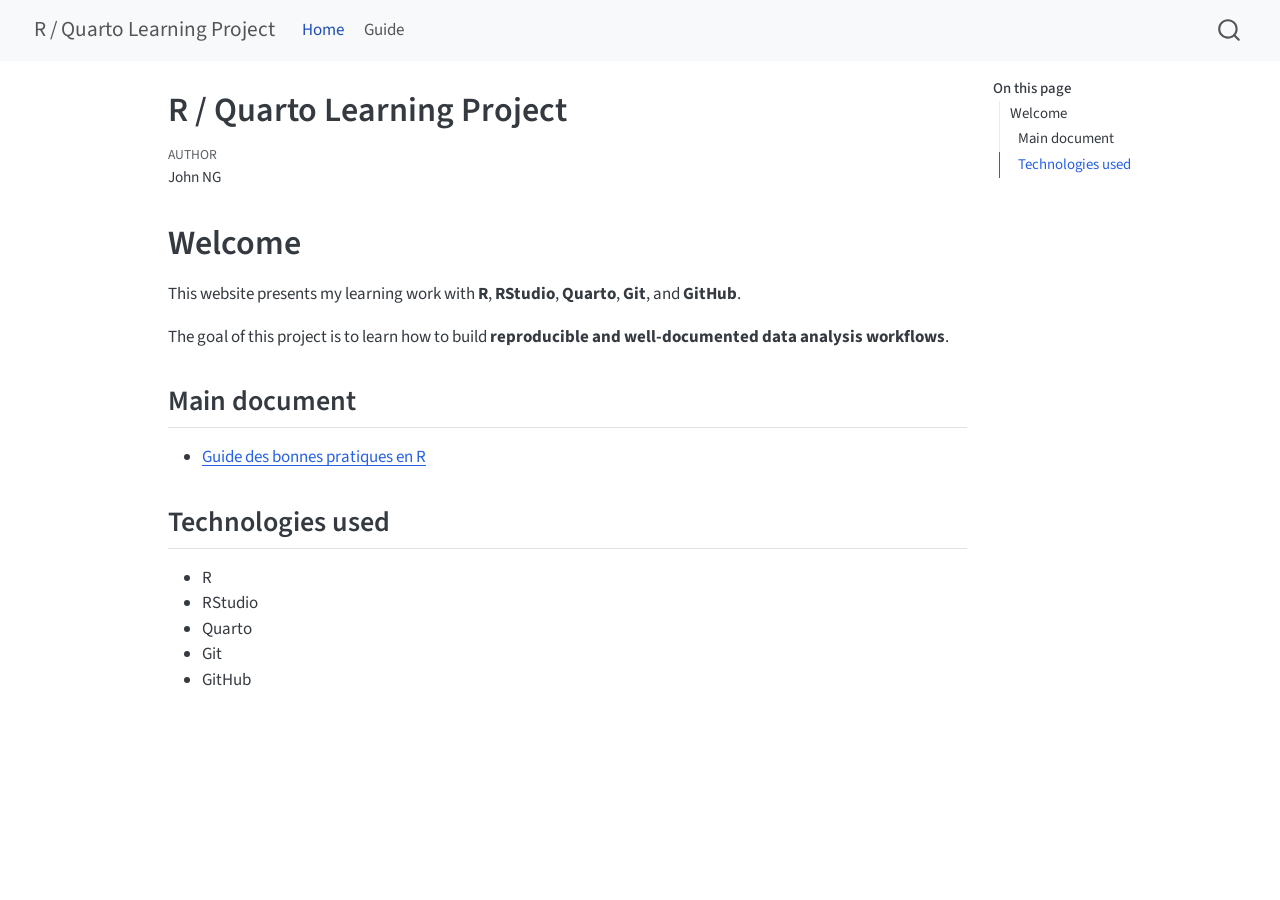
<file: docs/index.html>
<!DOCTYPE html>
<html xmlns="http://www.w3.org/1999/xhtml" lang="en" xml:lang="en"><head>

<meta charset="utf-8">
<meta name="generator" content="quarto-1.8.25">

<meta name="viewport" content="width=device-width, initial-scale=1.0, user-scalable=yes">

<meta name="author" content="John NG">

<title>R / Quarto Learning Project</title>
<style>
code{white-space: pre-wrap;}
span.smallcaps{font-variant: small-caps;}
div.columns{display: flex; gap: min(4vw, 1.5em);}
div.column{flex: auto; overflow-x: auto;}
div.hanging-indent{margin-left: 1.5em; text-indent: -1.5em;}
ul.task-list{list-style: none;}
ul.task-list li input[type="checkbox"] {
  width: 0.8em;
  margin: 0 0.8em 0.2em -1em; /* quarto-specific, see https://github.com/quarto-dev/quarto-cli/issues/4556 */ 
  vertical-align: middle;
}
</style>


<script src="site_libs/quarto-nav/quarto-nav.js"></script>
<script src="site_libs/quarto-nav/headroom.min.js"></script>
<script src="site_libs/clipboard/clipboard.min.js"></script>
<script src="site_libs/quarto-search/autocomplete.umd.js"></script>
<script src="site_libs/quarto-search/fuse.min.js"></script>
<script src="site_libs/quarto-search/quarto-search.js"></script>
<meta name="quarto:offset" content="./">
<script src="site_libs/quarto-html/quarto.js" type="module"></script>
<script src="site_libs/quarto-html/tabsets/tabsets.js" type="module"></script>
<script src="site_libs/quarto-html/axe/axe-check.js" type="module"></script>
<script src="site_libs/quarto-html/popper.min.js"></script>
<script src="site_libs/quarto-html/tippy.umd.min.js"></script>
<script src="site_libs/quarto-html/anchor.min.js"></script>
<link href="site_libs/quarto-html/tippy.css" rel="stylesheet">
<link href="site_libs/quarto-html/quarto-syntax-highlighting-7b89279ff1a6dce999919e0e67d4d9ec.css" rel="stylesheet" id="quarto-text-highlighting-styles">
<script src="site_libs/bootstrap/bootstrap.min.js"></script>
<link href="site_libs/bootstrap/bootstrap-icons.css" rel="stylesheet">
<link href="site_libs/bootstrap/bootstrap-2bd23948bbc3d66bacfb5e9057cff1db.min.css" rel="stylesheet" append-hash="true" id="quarto-bootstrap" data-mode="light">
<script id="quarto-search-options" type="application/json">{
  "location": "navbar",
  "copy-button": false,
  "collapse-after": 3,
  "panel-placement": "end",
  "type": "overlay",
  "limit": 50,
  "keyboard-shortcut": [
    "f",
    "/",
    "s"
  ],
  "show-item-context": false,
  "language": {
    "search-no-results-text": "No results",
    "search-matching-documents-text": "matching documents",
    "search-copy-link-title": "Copy link to search",
    "search-hide-matches-text": "Hide additional matches",
    "search-more-match-text": "more match in this document",
    "search-more-matches-text": "more matches in this document",
    "search-clear-button-title": "Clear",
    "search-text-placeholder": "",
    "search-detached-cancel-button-title": "Cancel",
    "search-submit-button-title": "Submit",
    "search-label": "Search"
  }
}</script>


</head>

<body class="nav-fixed quarto-light">

<div id="quarto-search-results"></div>
  <header id="quarto-header" class="headroom fixed-top">
    <nav class="navbar navbar-expand-lg " data-bs-theme="dark">
      <div class="navbar-container container-fluid">
      <div class="navbar-brand-container mx-auto">
    <a href="./index.html" class="navbar-brand navbar-brand-logo">
    </a>
    <a class="navbar-brand" href="./index.html">
    <span class="navbar-title">R / Quarto Learning Project</span>
    </a>
  </div>
            <div id="quarto-search" class="" title="Search"></div>
          <button class="navbar-toggler" type="button" data-bs-toggle="collapse" data-bs-target="#navbarCollapse" aria-controls="navbarCollapse" role="menu" aria-expanded="false" aria-label="Toggle navigation" onclick="if (window.quartoToggleHeadroom) { window.quartoToggleHeadroom(); }">
  <span class="navbar-toggler-icon"></span>
</button>
          <div class="collapse navbar-collapse" id="navbarCollapse">
            <ul class="navbar-nav navbar-nav-scroll me-auto">
  <li class="nav-item">
    <a class="nav-link active" href="./index.html" aria-current="page"> 
<span class="menu-text">Home</span></a>
  </li>  
  <li class="nav-item">
    <a class="nav-link" href="./Bonnes_pratiques_en_R.qmd"> 
<span class="menu-text">Guide</span></a>
  </li>  
</ul>
          </div> <!-- /navcollapse -->
            <div class="quarto-navbar-tools">
</div>
      </div> <!-- /container-fluid -->
    </nav>
</header>
<!-- content -->
<div id="quarto-content" class="quarto-container page-columns page-rows-contents page-layout-article page-navbar">
<!-- sidebar -->
<!-- margin-sidebar -->
    <div id="quarto-margin-sidebar" class="sidebar margin-sidebar">
        <nav id="TOC" role="doc-toc" class="toc-active">
    <h2 id="toc-title">On this page</h2>
   
  <ul>
  <li><a href="#welcome" id="toc-welcome" class="nav-link active" data-scroll-target="#welcome">Welcome</a>
  <ul class="collapse">
  <li><a href="#main-document" id="toc-main-document" class="nav-link" data-scroll-target="#main-document">Main document</a></li>
  <li><a href="#technologies-used" id="toc-technologies-used" class="nav-link" data-scroll-target="#technologies-used">Technologies used</a></li>
  </ul></li>
  </ul>
</nav>
    </div>
<!-- main -->
<main class="content" id="quarto-document-content">

<header id="title-block-header" class="quarto-title-block default">
<div class="quarto-title">
<h1 class="title">R / Quarto Learning Project</h1>
</div>



<div class="quarto-title-meta">

    <div>
    <div class="quarto-title-meta-heading">Author</div>
    <div class="quarto-title-meta-contents">
             <p>John NG </p>
          </div>
  </div>
    
  
    
  </div>
  


</header>


<section id="welcome" class="level1">
<h1>Welcome</h1>
<p>This website presents my learning work with <strong>R</strong>, <strong>RStudio</strong>, <strong>Quarto</strong>, <strong>Git</strong>, and <strong>GitHub</strong>.</p>
<p>The goal of this project is to learn how to build <strong>reproducible and well-documented data analysis workflows</strong>.</p>
<section id="main-document" class="level2">
<h2 class="anchored" data-anchor-id="main-document">Main document</h2>
<ul>
<li><a href="docs/Bonnes_pratiques_en_R.qmd">Guide des bonnes pratiques en R</a></li>
</ul>
</section>
<section id="technologies-used" class="level2">
<h2 class="anchored" data-anchor-id="technologies-used">Technologies used</h2>
<ul>
<li>R</li>
<li>RStudio</li>
<li>Quarto</li>
<li>Git</li>
<li>GitHub</li>
</ul>


</section>
</section>

</main> <!-- /main -->
<script id="quarto-html-after-body" type="application/javascript">
  window.document.addEventListener("DOMContentLoaded", function (event) {
    const icon = "";
    const anchorJS = new window.AnchorJS();
    anchorJS.options = {
      placement: 'right',
      icon: icon
    };
    anchorJS.add('.anchored');
    const isCodeAnnotation = (el) => {
      for (const clz of el.classList) {
        if (clz.startsWith('code-annotation-')) {                     
          return true;
        }
      }
      return false;
    }
    const onCopySuccess = function(e) {
      // button target
      const button = e.trigger;
      // don't keep focus
      button.blur();
      // flash "checked"
      button.classList.add('code-copy-button-checked');
      var currentTitle = button.getAttribute("title");
      button.setAttribute("title", "Copied!");
      let tooltip;
      if (window.bootstrap) {
        button.setAttribute("data-bs-toggle", "tooltip");
        button.setAttribute("data-bs-placement", "left");
        button.setAttribute("data-bs-title", "Copied!");
        tooltip = new bootstrap.Tooltip(button, 
          { trigger: "manual", 
            customClass: "code-copy-button-tooltip",
            offset: [0, -8]});
        tooltip.show();    
      }
      setTimeout(function() {
        if (tooltip) {
          tooltip.hide();
          button.removeAttribute("data-bs-title");
          button.removeAttribute("data-bs-toggle");
          button.removeAttribute("data-bs-placement");
        }
        button.setAttribute("title", currentTitle);
        button.classList.remove('code-copy-button-checked');
      }, 1000);
      // clear code selection
      e.clearSelection();
    }
    const getTextToCopy = function(trigger) {
      const outerScaffold = trigger.parentElement.cloneNode(true);
      const codeEl = outerScaffold.querySelector('code');
      for (const childEl of codeEl.children) {
        if (isCodeAnnotation(childEl)) {
          childEl.remove();
        }
      }
      return codeEl.innerText;
    }
    const clipboard = new window.ClipboardJS('.code-copy-button:not([data-in-quarto-modal])', {
      text: getTextToCopy
    });
    clipboard.on('success', onCopySuccess);
    if (window.document.getElementById('quarto-embedded-source-code-modal')) {
      const clipboardModal = new window.ClipboardJS('.code-copy-button[data-in-quarto-modal]', {
        text: getTextToCopy,
        container: window.document.getElementById('quarto-embedded-source-code-modal')
      });
      clipboardModal.on('success', onCopySuccess);
    }
      var localhostRegex = new RegExp(/^(?:http|https):\/\/localhost\:?[0-9]*\//);
      var mailtoRegex = new RegExp(/^mailto:/);
        var filterRegex = new RegExp('/' + window.location.host + '/');
      var isInternal = (href) => {
          return filterRegex.test(href) || localhostRegex.test(href) || mailtoRegex.test(href);
      }
      // Inspect non-navigation links and adorn them if external
     var links = window.document.querySelectorAll('a[href]:not(.nav-link):not(.navbar-brand):not(.toc-action):not(.sidebar-link):not(.sidebar-item-toggle):not(.pagination-link):not(.no-external):not([aria-hidden]):not(.dropdown-item):not(.quarto-navigation-tool):not(.about-link)');
      for (var i=0; i<links.length; i++) {
        const link = links[i];
        if (!isInternal(link.href)) {
          // undo the damage that might have been done by quarto-nav.js in the case of
          // links that we want to consider external
          if (link.dataset.originalHref !== undefined) {
            link.href = link.dataset.originalHref;
          }
        }
      }
    function tippyHover(el, contentFn, onTriggerFn, onUntriggerFn) {
      const config = {
        allowHTML: true,
        maxWidth: 500,
        delay: 100,
        arrow: false,
        appendTo: function(el) {
            return el.parentElement;
        },
        interactive: true,
        interactiveBorder: 10,
        theme: 'quarto',
        placement: 'bottom-start',
      };
      if (contentFn) {
        config.content = contentFn;
      }
      if (onTriggerFn) {
        config.onTrigger = onTriggerFn;
      }
      if (onUntriggerFn) {
        config.onUntrigger = onUntriggerFn;
      }
      window.tippy(el, config); 
    }
    const noterefs = window.document.querySelectorAll('a[role="doc-noteref"]');
    for (var i=0; i<noterefs.length; i++) {
      const ref = noterefs[i];
      tippyHover(ref, function() {
        // use id or data attribute instead here
        let href = ref.getAttribute('data-footnote-href') || ref.getAttribute('href');
        try { href = new URL(href).hash; } catch {}
        const id = href.replace(/^#\/?/, "");
        const note = window.document.getElementById(id);
        if (note) {
          return note.innerHTML;
        } else {
          return "";
        }
      });
    }
    const xrefs = window.document.querySelectorAll('a.quarto-xref');
    const processXRef = (id, note) => {
      // Strip column container classes
      const stripColumnClz = (el) => {
        el.classList.remove("page-full", "page-columns");
        if (el.children) {
          for (const child of el.children) {
            stripColumnClz(child);
          }
        }
      }
      stripColumnClz(note)
      if (id === null || id.startsWith('sec-')) {
        // Special case sections, only their first couple elements
        const container = document.createElement("div");
        if (note.children && note.children.length > 2) {
          container.appendChild(note.children[0].cloneNode(true));
          for (let i = 1; i < note.children.length; i++) {
            const child = note.children[i];
            if (child.tagName === "P" && child.innerText === "") {
              continue;
            } else {
              container.appendChild(child.cloneNode(true));
              break;
            }
          }
          if (window.Quarto?.typesetMath) {
            window.Quarto.typesetMath(container);
          }
          return container.innerHTML
        } else {
          if (window.Quarto?.typesetMath) {
            window.Quarto.typesetMath(note);
          }
          return note.innerHTML;
        }
      } else {
        // Remove any anchor links if they are present
        const anchorLink = note.querySelector('a.anchorjs-link');
        if (anchorLink) {
          anchorLink.remove();
        }
        if (window.Quarto?.typesetMath) {
          window.Quarto.typesetMath(note);
        }
        if (note.classList.contains("callout")) {
          return note.outerHTML;
        } else {
          return note.innerHTML;
        }
      }
    }
    for (var i=0; i<xrefs.length; i++) {
      const xref = xrefs[i];
      tippyHover(xref, undefined, function(instance) {
        instance.disable();
        let url = xref.getAttribute('href');
        let hash = undefined; 
        if (url.startsWith('#')) {
          hash = url;
        } else {
          try { hash = new URL(url).hash; } catch {}
        }
        if (hash) {
          const id = hash.replace(/^#\/?/, "");
          const note = window.document.getElementById(id);
          if (note !== null) {
            try {
              const html = processXRef(id, note.cloneNode(true));
              instance.setContent(html);
            } finally {
              instance.enable();
              instance.show();
            }
          } else {
            // See if we can fetch this
            fetch(url.split('#')[0])
            .then(res => res.text())
            .then(html => {
              const parser = new DOMParser();
              const htmlDoc = parser.parseFromString(html, "text/html");
              const note = htmlDoc.getElementById(id);
              if (note !== null) {
                const html = processXRef(id, note);
                instance.setContent(html);
              } 
            }).finally(() => {
              instance.enable();
              instance.show();
            });
          }
        } else {
          // See if we can fetch a full url (with no hash to target)
          // This is a special case and we should probably do some content thinning / targeting
          fetch(url)
          .then(res => res.text())
          .then(html => {
            const parser = new DOMParser();
            const htmlDoc = parser.parseFromString(html, "text/html");
            const note = htmlDoc.querySelector('main.content');
            if (note !== null) {
              // This should only happen for chapter cross references
              // (since there is no id in the URL)
              // remove the first header
              if (note.children.length > 0 && note.children[0].tagName === "HEADER") {
                note.children[0].remove();
              }
              const html = processXRef(null, note);
              instance.setContent(html);
            } 
          }).finally(() => {
            instance.enable();
            instance.show();
          });
        }
      }, function(instance) {
      });
    }
        let selectedAnnoteEl;
        const selectorForAnnotation = ( cell, annotation) => {
          let cellAttr = 'data-code-cell="' + cell + '"';
          let lineAttr = 'data-code-annotation="' +  annotation + '"';
          const selector = 'span[' + cellAttr + '][' + lineAttr + ']';
          return selector;
        }
        const selectCodeLines = (annoteEl) => {
          const doc = window.document;
          const targetCell = annoteEl.getAttribute("data-target-cell");
          const targetAnnotation = annoteEl.getAttribute("data-target-annotation");
          const annoteSpan = window.document.querySelector(selectorForAnnotation(targetCell, targetAnnotation));
          const lines = annoteSpan.getAttribute("data-code-lines").split(",");
          const lineIds = lines.map((line) => {
            return targetCell + "-" + line;
          })
          let top = null;
          let height = null;
          let parent = null;
          if (lineIds.length > 0) {
              //compute the position of the single el (top and bottom and make a div)
              const el = window.document.getElementById(lineIds[0]);
              top = el.offsetTop;
              height = el.offsetHeight;
              parent = el.parentElement.parentElement;
            if (lineIds.length > 1) {
              const lastEl = window.document.getElementById(lineIds[lineIds.length - 1]);
              const bottom = lastEl.offsetTop + lastEl.offsetHeight;
              height = bottom - top;
            }
            if (top !== null && height !== null && parent !== null) {
              // cook up a div (if necessary) and position it 
              let div = window.document.getElementById("code-annotation-line-highlight");
              if (div === null) {
                div = window.document.createElement("div");
                div.setAttribute("id", "code-annotation-line-highlight");
                div.style.position = 'absolute';
                parent.appendChild(div);
              }
              div.style.top = top - 2 + "px";
              div.style.height = height + 4 + "px";
              div.style.left = 0;
              let gutterDiv = window.document.getElementById("code-annotation-line-highlight-gutter");
              if (gutterDiv === null) {
                gutterDiv = window.document.createElement("div");
                gutterDiv.setAttribute("id", "code-annotation-line-highlight-gutter");
                gutterDiv.style.position = 'absolute';
                const codeCell = window.document.getElementById(targetCell);
                const gutter = codeCell.querySelector('.code-annotation-gutter');
                gutter.appendChild(gutterDiv);
              }
              gutterDiv.style.top = top - 2 + "px";
              gutterDiv.style.height = height + 4 + "px";
            }
            selectedAnnoteEl = annoteEl;
          }
        };
        const unselectCodeLines = () => {
          const elementsIds = ["code-annotation-line-highlight", "code-annotation-line-highlight-gutter"];
          elementsIds.forEach((elId) => {
            const div = window.document.getElementById(elId);
            if (div) {
              div.remove();
            }
          });
          selectedAnnoteEl = undefined;
        };
          // Handle positioning of the toggle
      window.addEventListener(
        "resize",
        throttle(() => {
          elRect = undefined;
          if (selectedAnnoteEl) {
            selectCodeLines(selectedAnnoteEl);
          }
        }, 10)
      );
      function throttle(fn, ms) {
      let throttle = false;
      let timer;
        return (...args) => {
          if(!throttle) { // first call gets through
              fn.apply(this, args);
              throttle = true;
          } else { // all the others get throttled
              if(timer) clearTimeout(timer); // cancel #2
              timer = setTimeout(() => {
                fn.apply(this, args);
                timer = throttle = false;
              }, ms);
          }
        };
      }
        // Attach click handler to the DT
        const annoteDls = window.document.querySelectorAll('dt[data-target-cell]');
        for (const annoteDlNode of annoteDls) {
          annoteDlNode.addEventListener('click', (event) => {
            const clickedEl = event.target;
            if (clickedEl !== selectedAnnoteEl) {
              unselectCodeLines();
              const activeEl = window.document.querySelector('dt[data-target-cell].code-annotation-active');
              if (activeEl) {
                activeEl.classList.remove('code-annotation-active');
              }
              selectCodeLines(clickedEl);
              clickedEl.classList.add('code-annotation-active');
            } else {
              // Unselect the line
              unselectCodeLines();
              clickedEl.classList.remove('code-annotation-active');
            }
          });
        }
    const findCites = (el) => {
      const parentEl = el.parentElement;
      if (parentEl) {
        const cites = parentEl.dataset.cites;
        if (cites) {
          return {
            el,
            cites: cites.split(' ')
          };
        } else {
          return findCites(el.parentElement)
        }
      } else {
        return undefined;
      }
    };
    var bibliorefs = window.document.querySelectorAll('a[role="doc-biblioref"]');
    for (var i=0; i<bibliorefs.length; i++) {
      const ref = bibliorefs[i];
      const citeInfo = findCites(ref);
      if (citeInfo) {
        tippyHover(citeInfo.el, function() {
          var popup = window.document.createElement('div');
          citeInfo.cites.forEach(function(cite) {
            var citeDiv = window.document.createElement('div');
            citeDiv.classList.add('hanging-indent');
            citeDiv.classList.add('csl-entry');
            var biblioDiv = window.document.getElementById('ref-' + cite);
            if (biblioDiv) {
              citeDiv.innerHTML = biblioDiv.innerHTML;
            }
            popup.appendChild(citeDiv);
          });
          return popup.innerHTML;
        });
      }
    }
  });
  </script>
</div> <!-- /content -->




</body></html>
</file>
<file: docs/site_libs/quarto-html/tippy.css>
.tippy-box[data-animation=fade][data-state=hidden]{opacity:0}[data-tippy-root]{max-width:calc(100vw - 10px)}.tippy-box{position:relative;background-color:#333;color:#fff;border-radius:4px;font-size:14px;line-height:1.4;white-space:normal;outline:0;transition-property:transform,visibility,opacity}.tippy-box[data-placement^=top]>.tippy-arrow{bottom:0}.tippy-box[data-placement^=top]>.tippy-arrow:before{bottom:-7px;left:0;border-width:8px 8px 0;border-top-color:initial;transform-origin:center top}.tippy-box[data-placement^=bottom]>.tippy-arrow{top:0}.tippy-box[data-placement^=bottom]>.tippy-arrow:before{top:-7px;left:0;border-width:0 8px 8px;border-bottom-color:initial;transform-origin:center bottom}.tippy-box[data-placement^=left]>.tippy-arrow{right:0}.tippy-box[data-placement^=left]>.tippy-arrow:before{border-width:8px 0 8px 8px;border-left-color:initial;right:-7px;transform-origin:center left}.tippy-box[data-placement^=right]>.tippy-arrow{left:0}.tippy-box[data-placement^=right]>.tippy-arrow:before{left:-7px;border-width:8px 8px 8px 0;border-right-color:initial;transform-origin:center right}.tippy-box[data-inertia][data-state=visible]{transition-timing-function:cubic-bezier(.54,1.5,.38,1.11)}.tippy-arrow{width:16px;height:16px;color:#333}.tippy-arrow:before{content:"";position:absolute;border-color:transparent;border-style:solid}.tippy-content{position:relative;padding:5px 9px;z-index:1}
</file>
<file: docs/site_libs/quarto-html/quarto-syntax-highlighting-7b89279ff1a6dce999919e0e67d4d9ec.css>
/* quarto syntax highlight colors */
:root {
  --quarto-hl-ot-color: #003B4F;
  --quarto-hl-at-color: #657422;
  --quarto-hl-ss-color: #20794D;
  --quarto-hl-an-color: #5E5E5E;
  --quarto-hl-fu-color: #4758AB;
  --quarto-hl-st-color: #20794D;
  --quarto-hl-cf-color: #003B4F;
  --quarto-hl-op-color: #5E5E5E;
  --quarto-hl-er-color: #AD0000;
  --quarto-hl-bn-color: #AD0000;
  --quarto-hl-al-color: #AD0000;
  --quarto-hl-va-color: #111111;
  --quarto-hl-bu-color: inherit;
  --quarto-hl-ex-color: inherit;
  --quarto-hl-pp-color: #AD0000;
  --quarto-hl-in-color: #5E5E5E;
  --quarto-hl-vs-color: #20794D;
  --quarto-hl-wa-color: #5E5E5E;
  --quarto-hl-do-color: #5E5E5E;
  --quarto-hl-im-color: #00769E;
  --quarto-hl-ch-color: #20794D;
  --quarto-hl-dt-color: #AD0000;
  --quarto-hl-fl-color: #AD0000;
  --quarto-hl-co-color: #5E5E5E;
  --quarto-hl-cv-color: #5E5E5E;
  --quarto-hl-cn-color: #8f5902;
  --quarto-hl-sc-color: #5E5E5E;
  --quarto-hl-dv-color: #AD0000;
  --quarto-hl-kw-color: #003B4F;
}

/* other quarto variables */
:root {
  --quarto-font-monospace: SFMono-Regular, Menlo, Monaco, Consolas, "Liberation Mono", "Courier New", monospace;
}

/* syntax highlight based on Pandoc's rules */
pre > code.sourceCode > span {
  color: #003B4F;
}

code.sourceCode > span {
  color: #003B4F;
}

div.sourceCode,
div.sourceCode pre.sourceCode {
  color: #003B4F;
}

/* Normal */
code span {
  color: #003B4F;
}

/* Alert */
code span.al {
  color: #AD0000;
  font-style: inherit;
}

/* Annotation */
code span.an {
  color: #5E5E5E;
  font-style: inherit;
}

/* Attribute */
code span.at {
  color: #657422;
  font-style: inherit;
}

/* BaseN */
code span.bn {
  color: #AD0000;
  font-style: inherit;
}

/* BuiltIn */
code span.bu {
  font-style: inherit;
}

/* ControlFlow */
code span.cf {
  color: #003B4F;
  font-weight: bold;
  font-style: inherit;
}

/* Char */
code span.ch {
  color: #20794D;
  font-style: inherit;
}

/* Constant */
code span.cn {
  color: #8f5902;
  font-style: inherit;
}

/* Comment */
code span.co {
  color: #5E5E5E;
  font-style: inherit;
}

/* CommentVar */
code span.cv {
  color: #5E5E5E;
  font-style: italic;
}

/* Documentation */
code span.do {
  color: #5E5E5E;
  font-style: italic;
}

/* DataType */
code span.dt {
  color: #AD0000;
  font-style: inherit;
}

/* DecVal */
code span.dv {
  color: #AD0000;
  font-style: inherit;
}

/* Error */
code span.er {
  color: #AD0000;
  font-style: inherit;
}

/* Extension */
code span.ex {
  font-style: inherit;
}

/* Float */
code span.fl {
  color: #AD0000;
  font-style: inherit;
}

/* Function */
code span.fu {
  color: #4758AB;
  font-style: inherit;
}

/* Import */
code span.im {
  color: #00769E;
  font-style: inherit;
}

/* Information */
code span.in {
  color: #5E5E5E;
  font-style: inherit;
}

/* Keyword */
code span.kw {
  color: #003B4F;
  font-weight: bold;
  font-style: inherit;
}

/* Operator */
code span.op {
  color: #5E5E5E;
  font-style: inherit;
}

/* Other */
code span.ot {
  color: #003B4F;
  font-style: inherit;
}

/* Preprocessor */
code span.pp {
  color: #AD0000;
  font-style: inherit;
}

/* SpecialChar */
code span.sc {
  color: #5E5E5E;
  font-style: inherit;
}

/* SpecialString */
code span.ss {
  color: #20794D;
  font-style: inherit;
}

/* String */
code span.st {
  color: #20794D;
  font-style: inherit;
}

/* Variable */
code span.va {
  color: #111111;
  font-style: inherit;
}

/* VerbatimString */
code span.vs {
  color: #20794D;
  font-style: inherit;
}

/* Warning */
code span.wa {
  color: #5E5E5E;
  font-style: italic;
}

.prevent-inlining {
  content: "</";
}

/*# sourceMappingURL=3944bc705cfaf4c80e56f77c5205168a.css.map */
</file>
